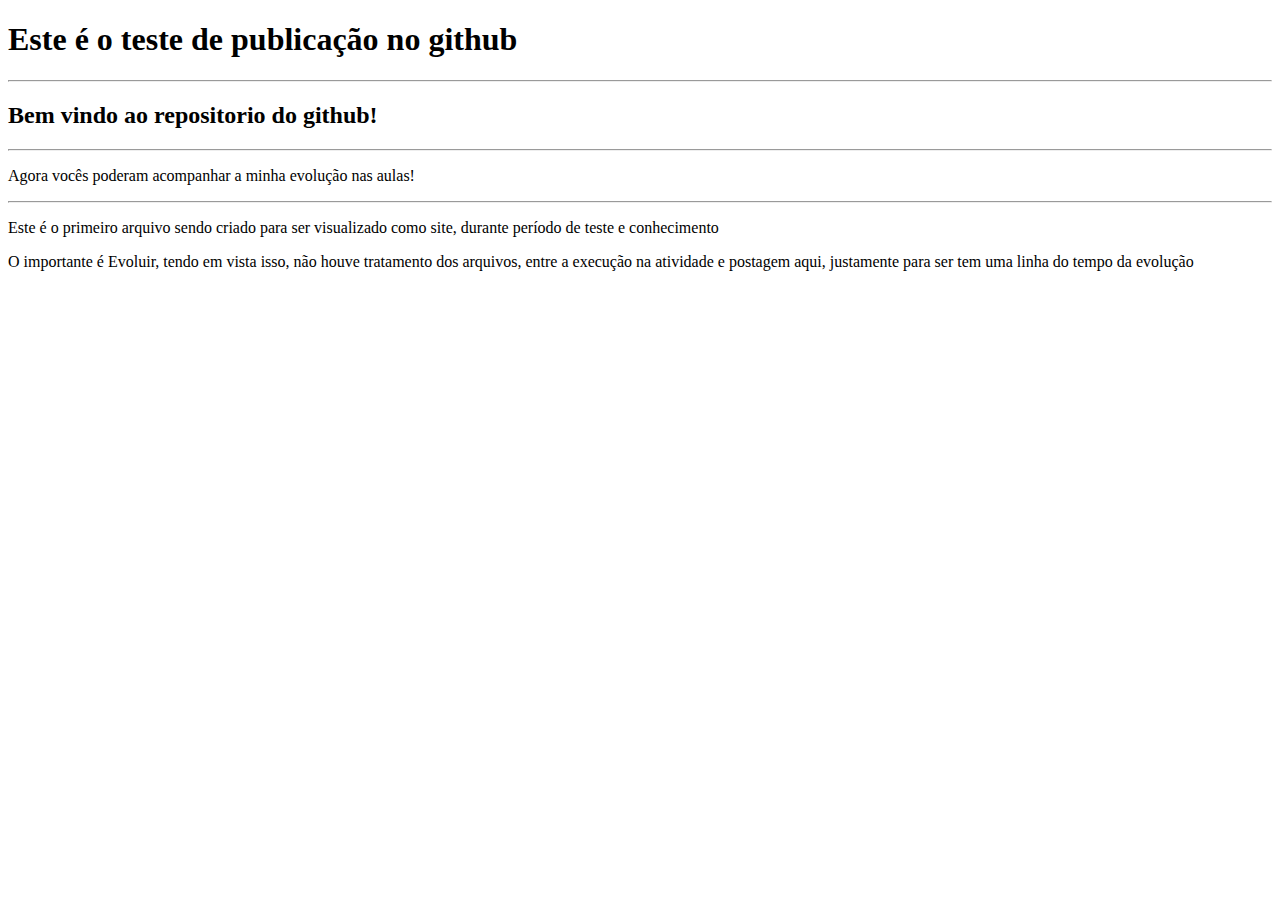
<file: index.html>
<!DOCTYPE html>
<html lang="pt-br">
<head>
    <meta charset="UTF-8">
    <meta http-equiv="X-UA-Compatible" content="IE=edge">
    <meta name="viewport" content="width=device-width, initial-scale=1.0">
    <title>Pagina de Exemplo</title>
</head>
<body>
    <h1>Este é o teste de publicação no github</h1>
<hr>
    <h2>Bem vindo ao repositorio do github!</h2>
    <hr>
    <p>Agora vocês poderam acompanhar a minha evolução nas aulas!</p>
    <hr>

    <p>Este é o primeiro arquivo sendo criado para ser visualizado como site, durante período de teste e conhecimento</p>
    
    <p> O importante é Evoluir, tendo em vista isso, não houve tratamento dos arquivos, entre a execução na atividade e postagem aqui, justamente para ser tem uma linha do tempo da evolução </P

</body>
</html>
</file>
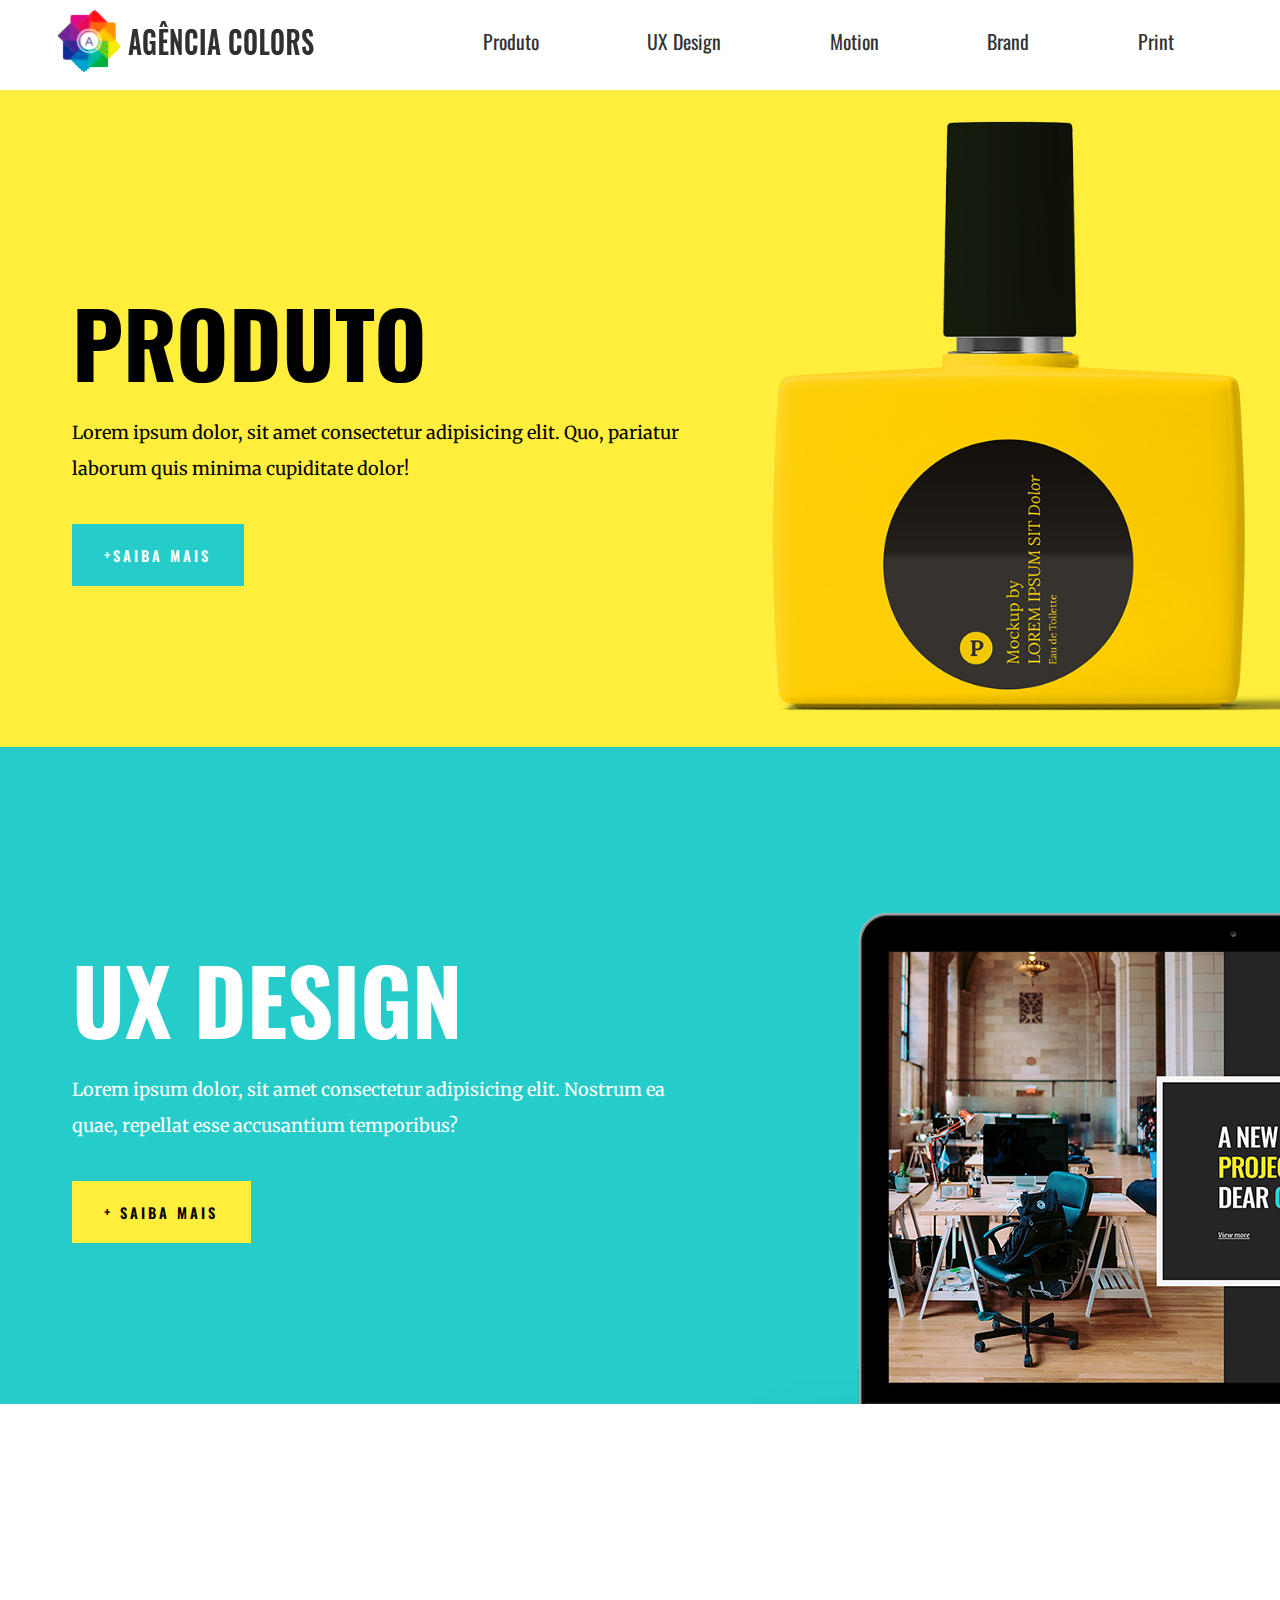
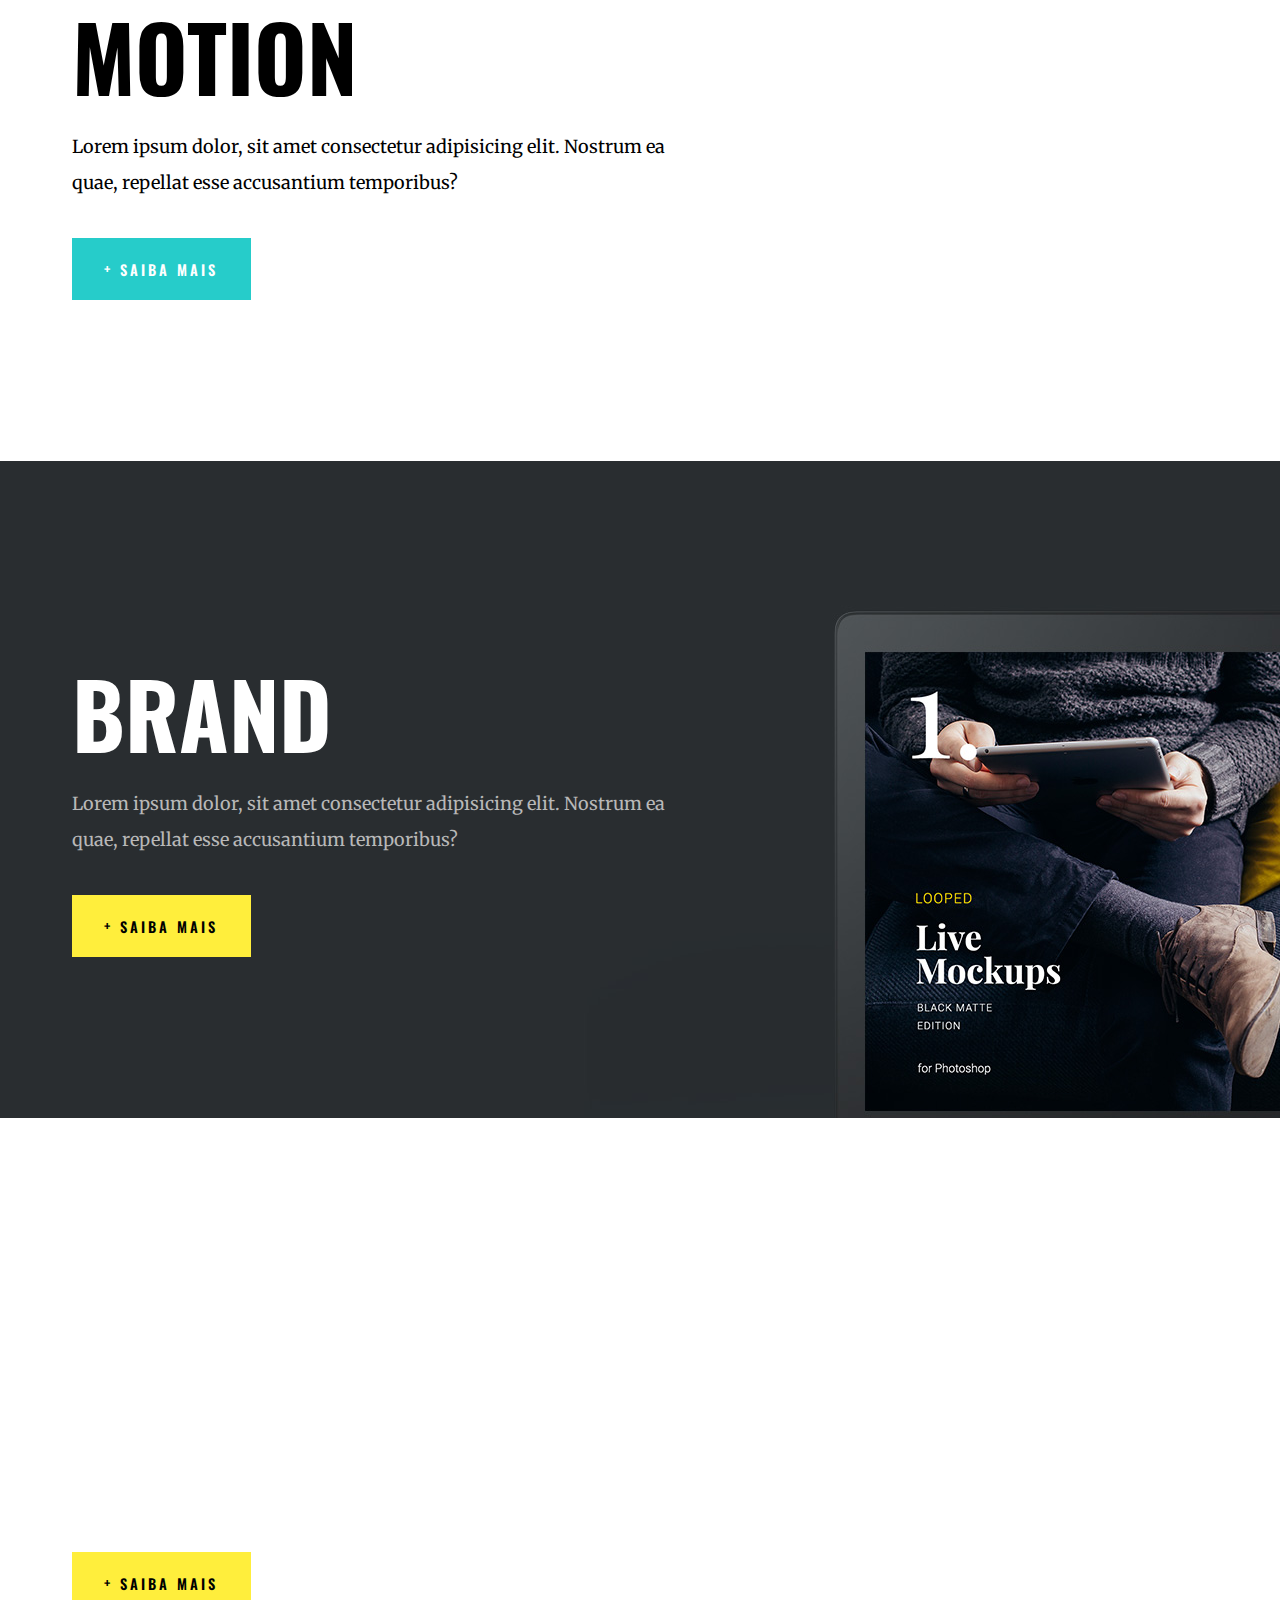
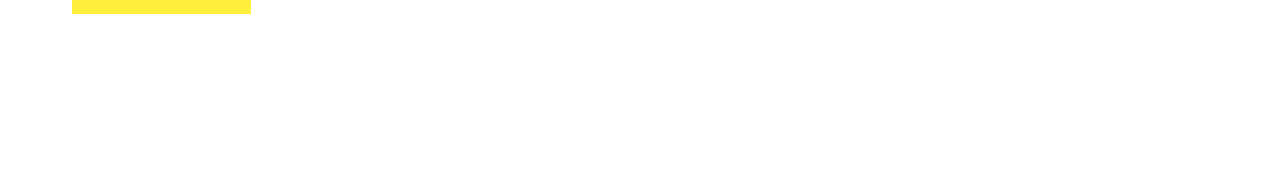
<file: colors/index.html>
<!DOCTYPE html>
<html lang="pt-br">
<head>
    <meta charset="UTF-8">
    <meta http-equiv="X-UA-Compatible" content="IE=edge">
    <meta name="viewport" content="width=device-width, initial-scale=1.0">
    <title>Agência Colors - A Web mais colorida</title>

    <meta name="descriotion" content="Criação de sites responsivos, brading, e ux design."> <!-- Obrigatório -->

    <meta name="keywords" content="site resposnsivo, ux design, branding, UI">

    <link rel="shortcut icon" href="imagens/favicon.png" type="image/x-icon">

    <link rel="stylesheet" href="estilo.css">

</head>
<body>
<!-- Início de Cabeçalho -->

</body>
    <header>
        <!-- DIV com o logo-->
        <div class="logo">
            <p>
                <a href="index.html" title="Agência Colors - página inicial">
                <img src="imagens/logo-colors-trans.png" alt="Agência Colors logo">

                </a>
            </p>
        </div>
<!--Menun de Navegação-->
        <nav>
            <ul>
                <li><a href="#produto" title="Produto"> Produto </a> </li>
                <li><a href="#ux" title="Ux Design"> UX Design </a> </li>
                <li><a href="#motion" title="motion"> Motion </a> </li>
                <li><a href="#brand" title="Brand"> Brand</a> </li>
                <li><a href="#print" title="Print"> Print</a> </li>

            </ul>
        </nav>
    </header>
<!-- Fim de Cabeçalho-->

    <main id="produto">
        <div class="conteudo">
            <h1>Produto</h1>
            <p>Lorem ipsum dolor, sit amet consectetur adipisicing elit. Quo, pariatur laborum quis minima cupiditate dolor!</p>
            <p><a href="#" class="cta verde-agua">Saiba mais</a></p>
        </div>
    </main>

    <section id="ux">
        <div class="conteudo">
            <h1>UX Design</h1>
            <p>Lorem ipsum dolor, sit amet consectetur adipisicing elit. Nostrum ea quae, repellat esse accusantium temporibus?</p>
            <p><a href="#" class="cta"> Saiba mais</a></p>
        </div>
    </section>
    
    <section id="motion">
        <div class="conteudo">
            <h1>Motion</h1>
            <p>Lorem ipsum dolor, sit amet consectetur adipisicing elit. Nostrum ea quae, repellat esse accusantium temporibus?</p>
            <p><a href="#" class="cta verde-agua"> Saiba mais</a></p>
        </div>
    </section>

    <section id="brand">
        <div class="conteudo">
            <h1>Brand</h1>
            <p class="texto-cinza">Lorem ipsum dolor, sit amet consectetur adipisicing elit. Nostrum ea quae, repellat esse accusantium temporibus?</p>
            <p><a href="#" class="cta"> Saiba mais</a></p>
        </div>
    </section>

    <section id="print">
        <div class="conteudo">
            <h1>Print</h1>
            <p>Lorem ipsum dolor, sit amet consectetur adipisicing elit. Nostrum ea quae, repellat esse accusantium temporibus?</p>
            <p><a href="#" class="cta"> Saiba mais</a></p>
        </div>
    </section>



    
</body>
</html>
</file>
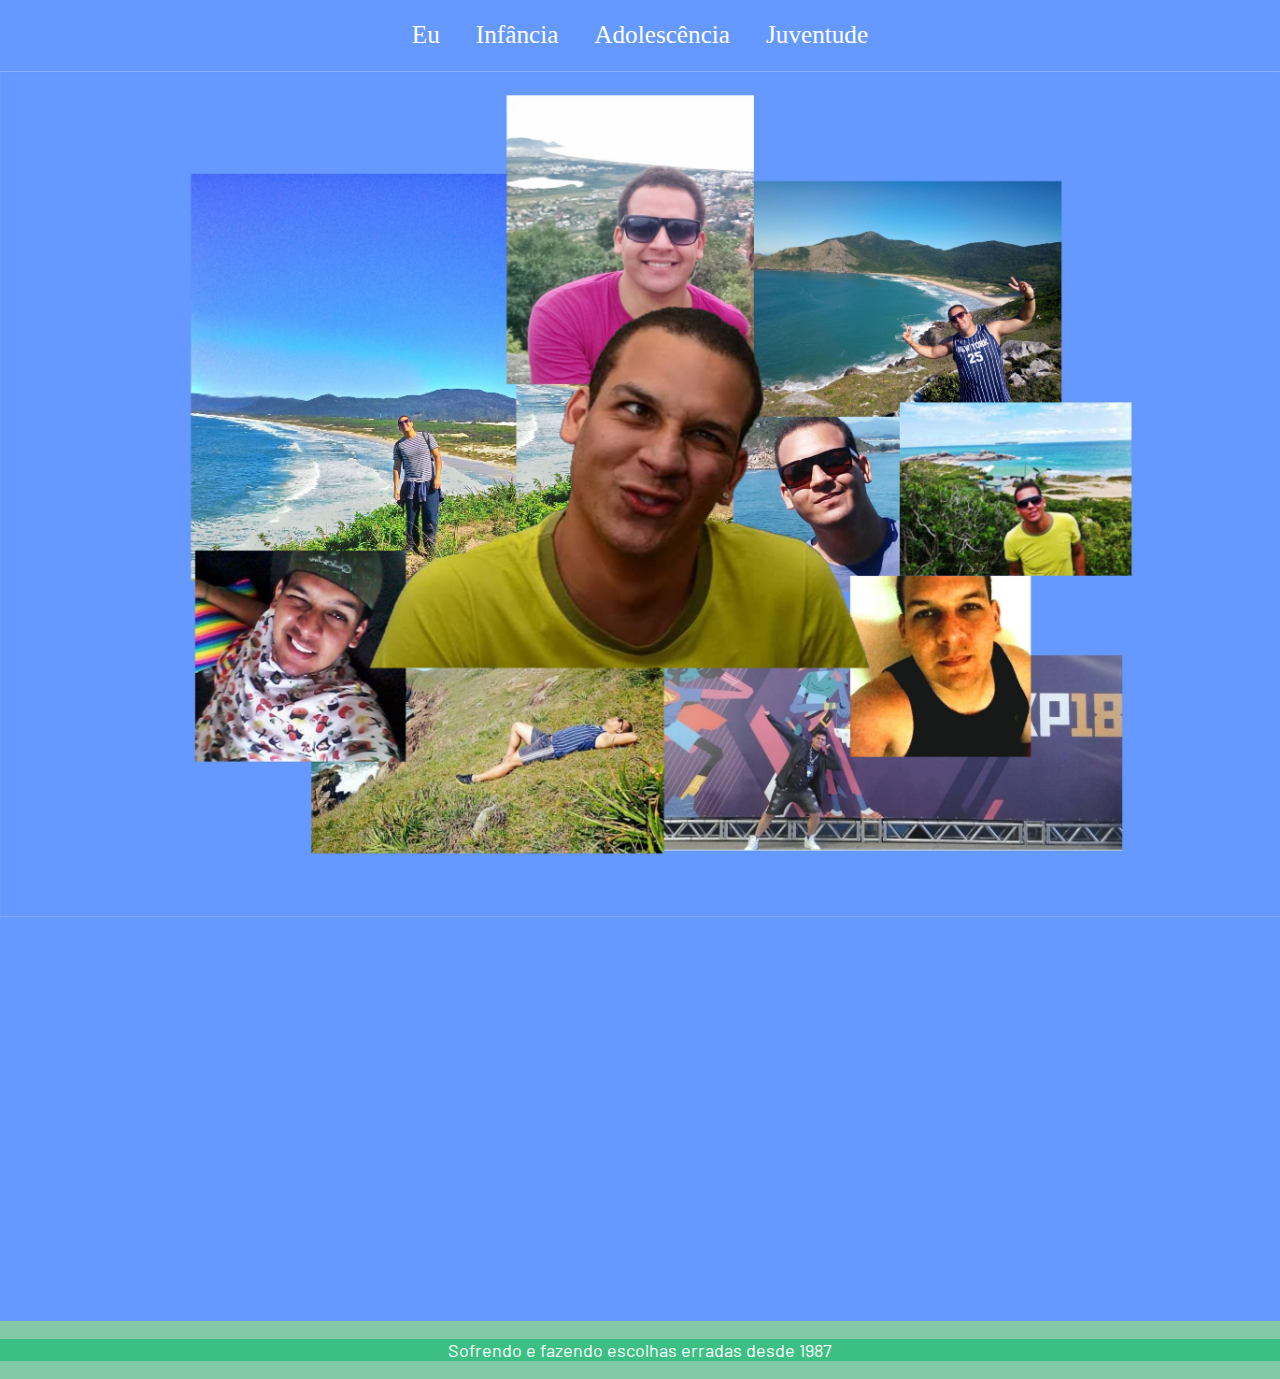
<file: meusite/index.html>
<!DOCTYPE html>
<html lang="pt-br">
<head>
    <meta charset="UTF-8">
    <meta http-equiv="X-UA-Compatible" content="IE=edge">
    <meta name="viewport" content="width=device-width, initial-scale=1.0">
    <title>Wesley - Uma historia de dor e sofrimento</title>

    <link rel="shortcut icon" href="Imagens/logo1.png" type="image/x-icon">


    <link rel="stylesheet" href="estilo.css">
</head>
<body>
    <header>
                    
      

        <nav>
            <!-- <img src="Imagens/logo1.png" alt="Wesley Logo"> -->
            <ul>
                <li><a href="index.html" title="Página incial">Eu</a></li>
                <li><a href="infancia.html" title="minha infancia">Infância</a></li>
                <li><a href="adolescencia.html" title="minha adolescencia">Adolescência</a></li>
                <li><a href="juventude.html" title="minha juventude">Juventude</a></li>
                <!--<li><a href="Idoso.html" title="fim da vida">Atualmente Idoso</a></li> -->
            </ul>
        </nav>
    </header>


    <section class="destaque">
        <img src="Imagens/destaque.jpg" alt="mosaico de fotos do dono do site">
    </section>

    <footer>
        <p>Sofrendo e fazendo escolhas erradas desde 1987</p>
    </footer>
    
 
</body>
</html>
</file>
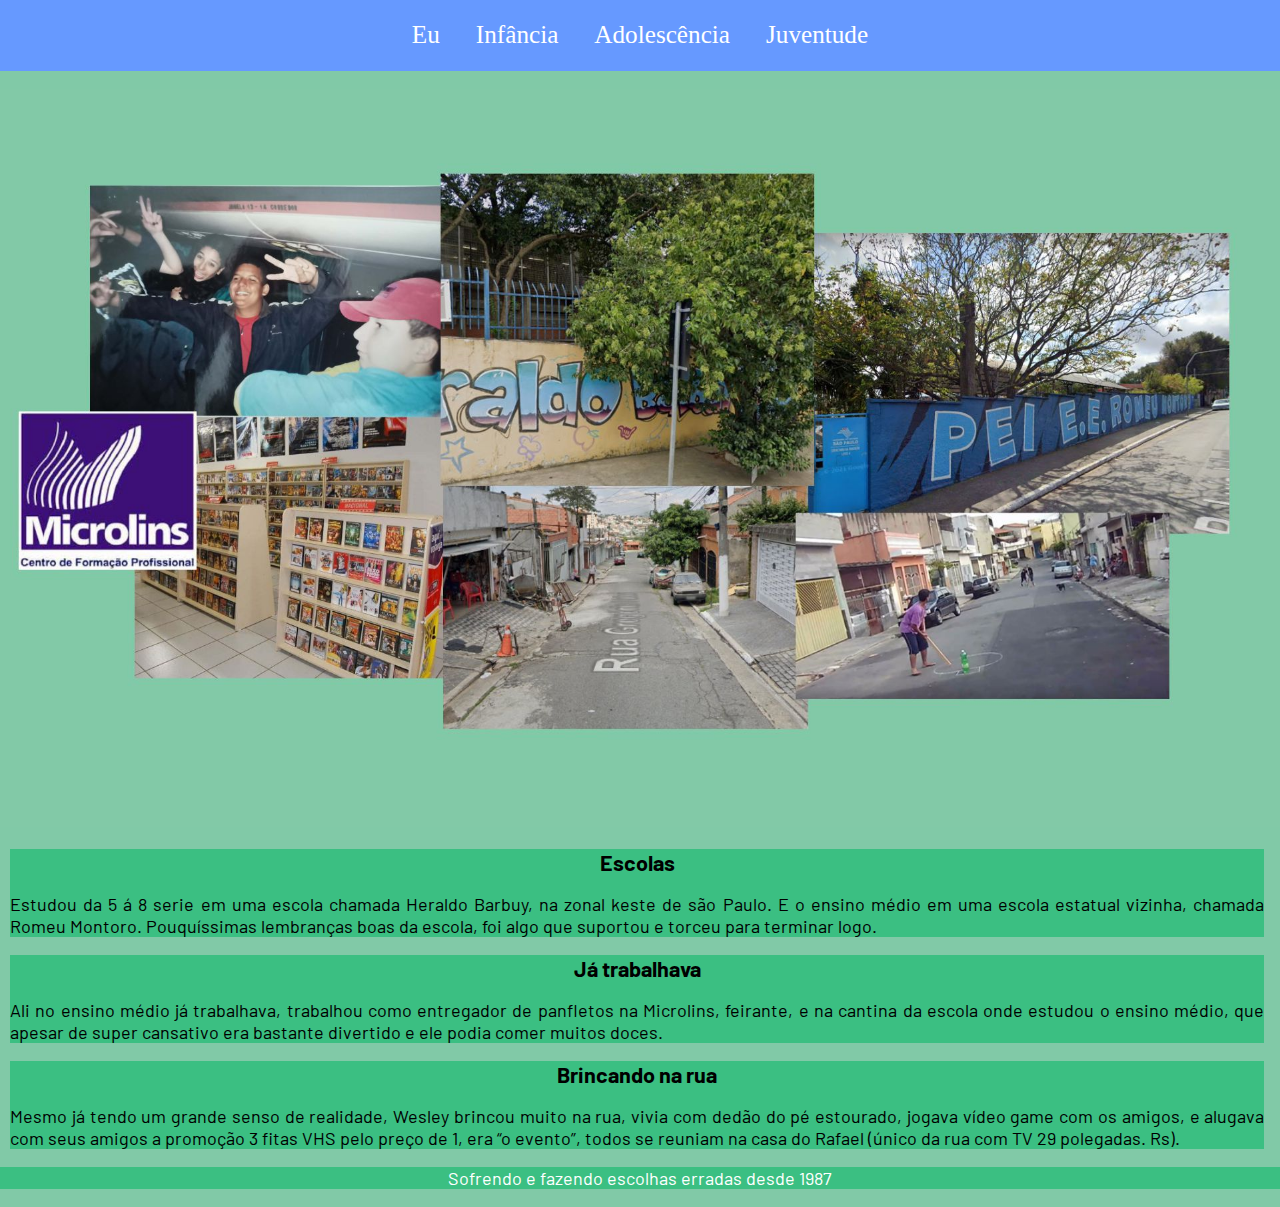
<file: meusite/adolescencia.html>
<!DOCTYPE html>
<html lang="pt-br">
<head>
    <meta charset="UTF-8">
    <meta http-equiv="X-UA-Compatible" content="IE=edge">
    <meta name="viewport" content="width=device-width, initial-scale=1.0">
    <title>Wesley - Uma historia de dor e sofrimento</title>

    <link rel="shortcut icon" href="Imagens/logo1.png" type="image/x-icon">


    <link rel="stylesheet" href="estilo.css">
</head>
<body>
    <header>
                    
      

        <nav>
            <!-- <img src="Imagens/logo1.png" alt="Wesley Logo"> -->
            <ul>
                <li><a href="index.html" title="Página incial">Eu</a></li>
                <li><a href="infancia.html" title="minha infancia">Infância</a></li>
                <li><a href="adolescencia.html" title="minha adolescencia">Adolescência</a></li>
                <li><a href="juventude.html" title="minha juventude">Juventude</a></li>
                <!--<li><a href="Idoso.html" title="fim da vida">Atualmente Idoso</a></li> -->
            </ul>
        </nav>
    </header>


    <main class="adolecente">
        <p><img src="Imagens/Adolescencia2.jpg" alt="Moisaco de fotos com imagem de uma rua, de escolas, crianças brincando de taco e locadora de vhs"></p>
    



        <div class="tar1">
            <h1>Escolas</h1>
            <p>Estudou da 5 á 8 serie em uma escola chamada Heraldo Barbuy, na zonal keste de são Paulo. E o ensino médio em uma escola estatual vizinha, chamada Romeu Montoro. Pouquíssimas lembranças boas da escola, foi algo que suportou e torceu para terminar logo.</p>
        </div>

        <div class="tar2">
            <h1>Já trabalhava</h1>
            <p>Ali no ensino médio já trabalhava, trabalhou como entregador de panfletos na Microlins, feirante, e na cantina da escola onde estudou o ensino médio, que apesar de super cansativo era bastante divertido e ele podia comer muitos doces.</p>
        </div>


        <div class="tar3">
            <h1>Brincando na rua</h1>
            <p>Mesmo já tendo um grande senso de realidade, Wesley brincou muito na rua, vivia com dedão do pé estourado, jogava vídeo game com os amigos, e alugava com seus amigos a promoção 3 fitas VHS pelo preço de 1, era “o evento”, todos se reuniam na casa do Rafael (único da rua com TV 29 polegadas. Rs).</p>
        </div>

    </main>

 <!--

    <section class="colunax">
        <Div>
            <p>Estudou da 5 á 8 serie em uma escola chamada Heraldo Barbuy, na zonal keste de são Paulo. E o ensino médio em uma escola estatual vizinha, chamada Romeu Montoro. Pouquíssimas lembranças boas da escola, foi algo que suportou e torceu para terminar logo.</p>
        </Div>
        
        <Div>
            <p>Ali no ensino médio já trabalhava, trabalhou como entregador de panfletos na Microlins, feirante, e na cantina da escola onde estudou o ensino médio, que apesar de super cansativo era bastante divertido e ele podia comer muitos doces.</p>
        </Div>
        <div>
            <p>Mesmo já tendo um grande senso de realidade, Wesley brincou muito na rua, vivia com dedão do pé estourado, jogava vídeo game com os amigos, e alugava com seus amigos a promoção 3 fitas VHS pelo preço de 1, era “o evento”, todos se reuniam na casa do Rafael (único da rua com TV 29 polegadas. Rs).</p>
        </div>
    
    </section>
</main>
-->
    <footer>
        <p>Sofrendo e fazendo escolhas erradas desde 1987</p>
    </footer>
    
 
</body>
</html>
</file>
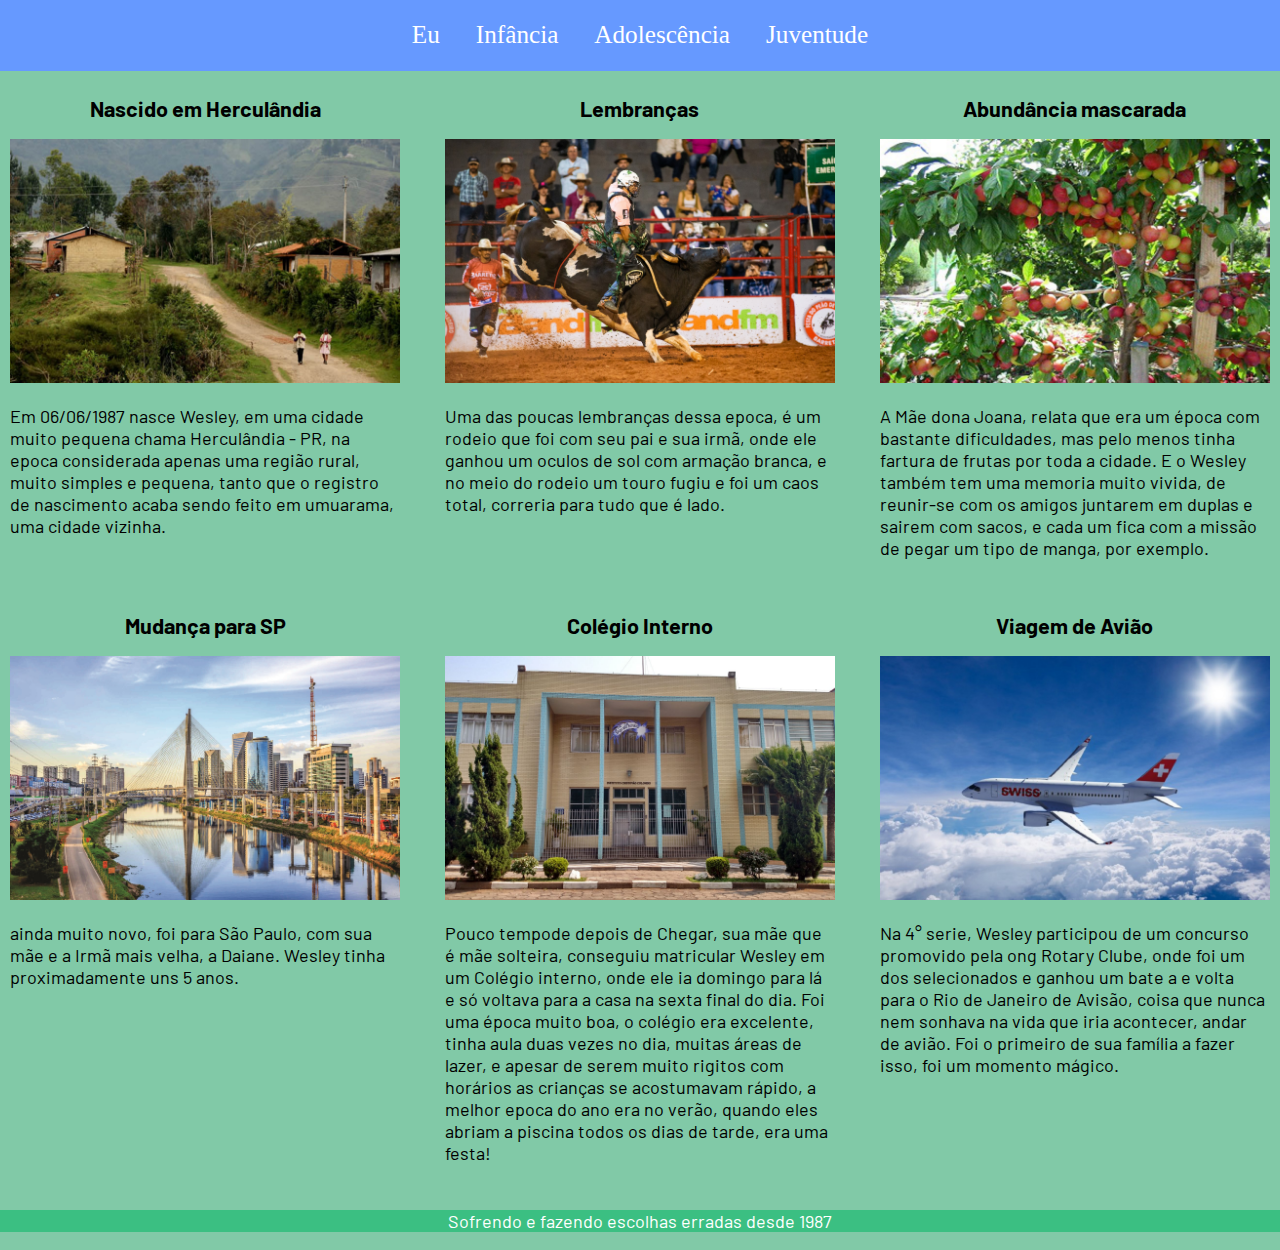
<file: meusite/infancia.html>
<!DOCTYPE html>
<html lang="pt-br">
<head>
    <meta charset="UTF-8">
    <meta http-equiv="X-UA-Compatible" content="IE=edge">
    <meta name="viewport" content="width=device-width, initial-scale=1.0">
    <title>Wesley - Uma historia de dor e sofrimento</title>

    <link rel="shortcut icon" href="Imagens/logo1.png" type="image/x-icon">


    <link rel="stylesheet" href="estilo.css">
</head>
<body>
    <header>
                    
      

        <nav>
            <!-- <img src="Imagens/logo1.png" alt="Wesley Logo"> -->
            <ul>
                <li><a href="index.html" title="Página incial">Eu</a></li>
                <li><a href="infancia.html" title="minha infancia">Infância</a></li>
                <li><a href="adolescencia.html" title="minha adolescencia">Adolescência</a></li>
                <li><a href="juventude.html" title="minha juventude">Juventude</a></li>
                <!--<li><a href="Idoso.html" title="fim da vida">Atualmente Idoso</a></li> -->
            </ul>
        </nav>
    </header>

    <main class="colunas">


        <div class="col1">
            <h1>Nascido em Herculândia</h1>
            <p><img src="Imagens/rural1.jpg" alt="Imagem de uma região rural"></p>
            <p>Em 06/06/1987 nasce Wesley, em uma cidade muito pequena chama Herculândia - PR, na epoca considerada apenas uma região rural, muito simples e pequena, tanto que o registro de nascimento acaba sendo feito em umuarama, uma cidade vizinha.</p>
        </div>

        <div class="col2">
            <h1>Lembranças</h1>
            <p><img src="Imagens/rodeio.jpg" alt="Imagem de um rodeio onde tem um homem montado em um touro"></p>
            <p>Uma das poucas lembranças dessa epoca, é um rodeio que foi com seu pai e sua irmã, onde ele ganhou um oculos de sol com armação branca, e no meio do rodeio um touro fugiu e foi um caos total, correria para tudo que é lado.</p>
        </div>


        <div class="col3">
            <h1>Abundância mascarada</h1>
            <p><img src="Imagens/frutas.jpg" alt="Imagem de uma avóre com mangas rosadas "></p>
            <p>A Mãe dona Joana, relata que era um época com bastante dificuldades, mas pelo menos tinha fartura de frutas por toda a cidade. E o Wesley também tem uma memoria muito vivida, de reunir-se com os amigos juntarem em duplas e sairem com sacos, e cada um fica com a missão de pegar um tipo de manga, por exemplo.</p>
        </div>
       
        <div class="col4">
            <h1>Mudança para SP </h1>
            <p><img src="Imagens/sao-paulo.jpg" alt="Imagem da cidade de São Paulo (rio tiete, ponte estaiada e predios) "></p>
            <p>ainda muito novo, foi para São Paulo, com sua mãe e a Irmã mais velha, a Daiane. Wesley tinha proximadamente uns 5 anos.</p>
        </div>
        
        <div class="col5">
            <h1>Colégio Interno </h1>
            <p><img src="Imagens/Instituto1.jpg" alt="Imagem da faixada do colégio Cristovão Colombo localizado no bairro Ipiranga "></p>
            <p>Pouco tempode depois de Chegar, sua mãe que é mãe solteira, conseguiu matricular Wesley em um Colégio interno, onde ele ia domingo para lá e só voltava para a casa na sexta final do dia. Foi uma época muito boa, o colégio era excelente, tinha aula duas vezes no dia, muitas áreas de lazer, e apesar de serem muito rigitos com horários as crianças se acostumavam rápido, a melhor epoca do ano era no verão, quando eles abriam a piscina todos os dias de tarde, era uma festa!</p>      
        </div>

        <div class="col6">
            <h1>Viagem de Avião</h1>
            <p><img src="Imagens/aviao.jpeg" alt="Imagem de um avisão em vôo"></p>
            <p> Na 4° serie, Wesley participou de um concurso promovido pela ong Rotary Clube, onde foi um dos selecionados e ganhou um bate a e volta para o Rio de Janeiro de Avisão, coisa que nunca nem sonhava na vida que iria acontecer, andar de avião. Foi o primeiro de sua família a fazer isso, foi um momento mágico. </p>     
        </div>


    </main>

<!-- <iframe src="https://www.facebook.com/plugins/video.php?height=314&href=https%3A%2F%2Fwww.facebook.com%2FInstitutoCristovaoColombo%2Fvideos%2F233624977862971%2F&show_text=false&width=560&t=0" width="560" height="314" style="border:none;overflow:hidden" scrolling="no" frameborder="0" allowfullscreen="true" allow="autoplay; clipboard-write; encrypted-media; picture-in-picture; web-share" allowFullScreen="true"></iframe>-->




    <footer>
        <p>Sofrendo e fazendo escolhas erradas desde 1987</p>
    </footer>
    
 
</body>
</html>
</file>
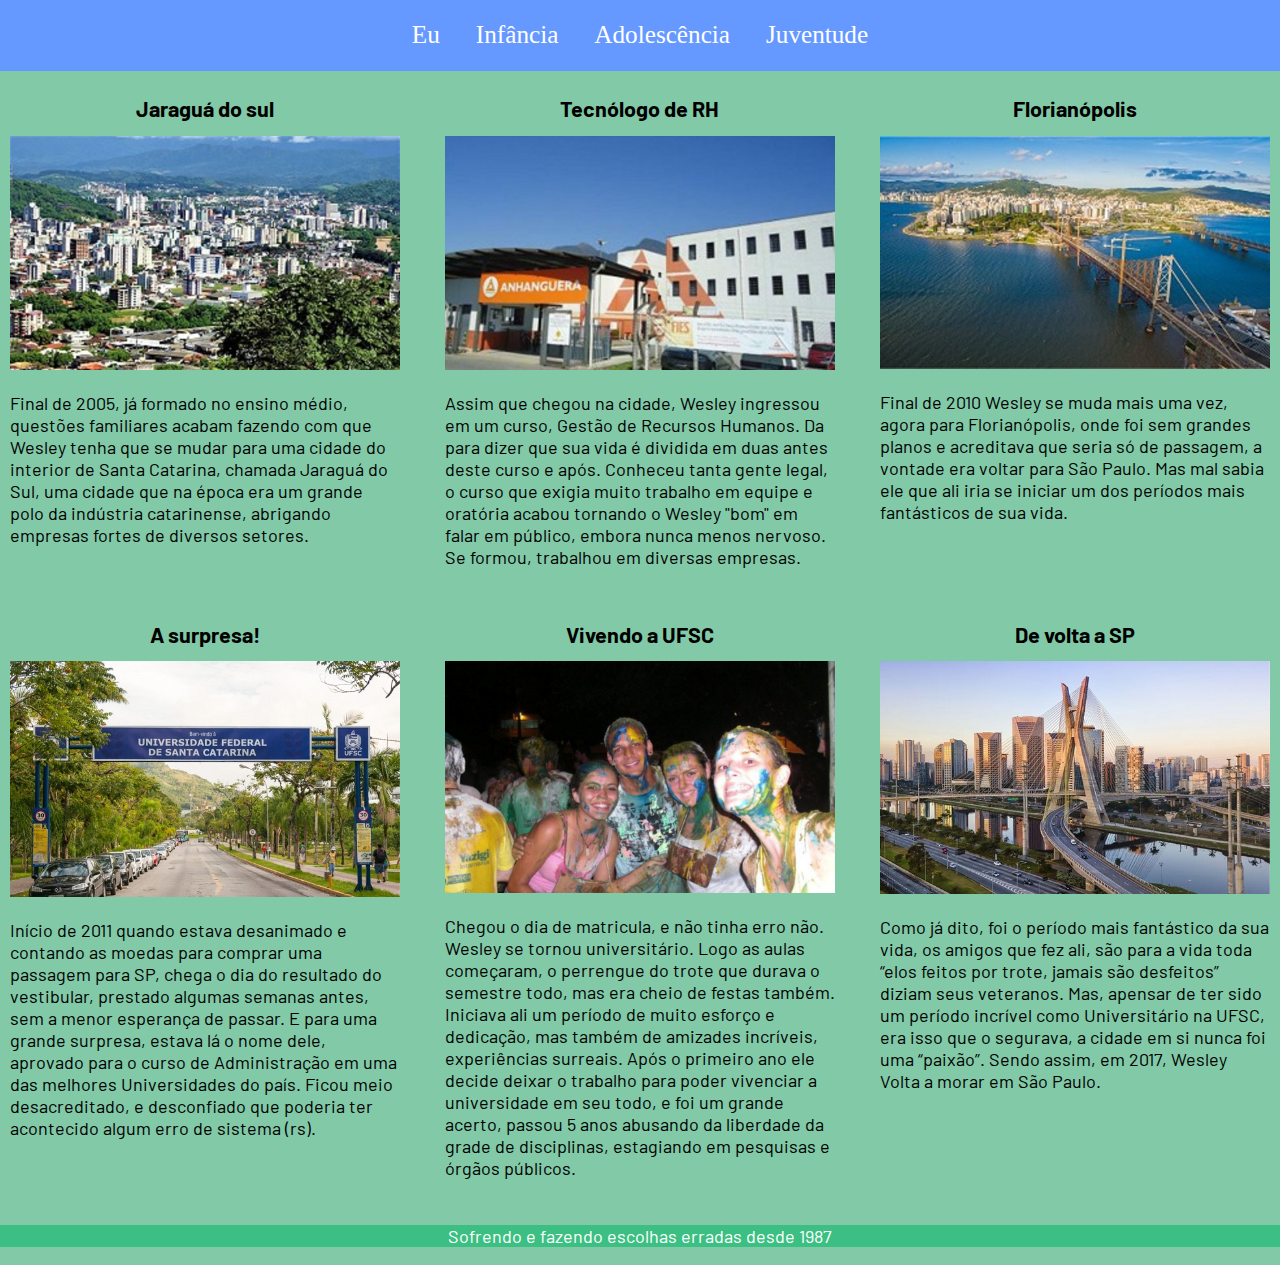
<file: meusite/juventude.html>
<!DOCTYPE html>
<html lang="pt-br">
<head>
    <meta charset="UTF-8">
    <meta http-equiv="X-UA-Compatible" content="IE=edge">
    <meta name="viewport" content="width=device-width, initial-scale=1.0">
    <title>Wesley - Uma historia de dor e sofrimento</title>

    <link rel="shortcut icon" href="Imagens/logo1.png" type="image/x-icon">


    <link rel="stylesheet" href="estilo.css">
</head>
<body>
    <header>
                    
      

        <nav>
            <!-- <img src="Imagens/logo1.png" alt="Wesley Logo"> -->
            <ul>
                <li><a href="index.html" title="Página incial">Eu</a></li>
                <li><a href="infancia.html" title="minha infancia">Infância</a></li>
                <li><a href="adolescencia.html" title="minha adolescencia">Adolescência</a></li>
                <li><a href="juventude.html" title="minha juventude">Juventude</a></li>
                <!--<li><a href="Idoso.html" title="fim da vida">Atualmente Idoso</a></li> -->
            </ul>
        </nav>
    </header>

    <main class="colunas">


        <div class="col7">
            
            <h1>Jaraguá do sul</h1>          
            <a href="Imagens/jaragua.jpg" title="imagem panoramica do alto da cidade de jaraguá do sul - SC ampliada"><img src="Imagens/jaragua-mini.jpg" alt="imagem panoramica do alto da cidade de jaraguá do sul - SC "></a>
            <p>Final de 2005, já formado no ensino médio, questões familiares acabam fazendo com que Wesley tenha que se mudar para uma cidade do interior de Santa Catarina, chamada Jaraguá do Sul, uma cidade que na época era um grande polo da indústria catarinense, abrigando empresas fortes de diversos setores. </p>
        </div>

        <div class="col8">
            <h1>Tecnólogo de RH</h1>          
            <a href="Imagens/fatej.jpg" title="imagem faixada da faculdade anhanguera de jaraguá do sul ampliada"><img src="Imagens/fatej-mini.jpg" alt="imagem faixada da faculdade anhanguera de jaraguá do sul"></a>
            <p>Assim que chegou na cidade, Wesley ingressou em um curso, Gestão de Recursos Humanos. Da para dizer que sua vida é dividida em duas antes deste curso e após. Conheceu tanta gente legal, o curso que exigia muito trabalho em equipe e oratória acabou tornando o Wesley "bom" em falar em público, embora nunca menos nervoso. Se formou, trabalhou em diversas empresas.</p>
        </div>


        <div class="col9">
            <h1>Florianópolis</h1>          
            <a href="Imagens/floripa.jpg" title="Visão panoramixa do alto da cidade de Florianópolis, a ponte herciolio luz a esquerda, mas e muitos edificios em um dia ensolarado ampliada"><img src="Imagens/floripa-mini.jpg" alt="Visão panoramica do alto da cidade de Florianópolis, a ponte herciolio luz a esquerda, mas e muitos edificios em um dia ensolarado"></a>
            <p>Final de 2010 Wesley se muda mais uma vez, agora para Florianópolis, onde foi sem grandes planos e acreditava que seria só de passagem, a vontade era voltar para São Paulo. Mas mal sabia ele que ali iria se iniciar um dos períodos mais fantásticos de sua vida.</p>
        </div>
       
        <div class="col10">
            <h1>A surpresa!</h1>          
            <a href="Imagens/UFSC.jpg" title="Visão panoramica do alto do complexo Universitário da Universidade Federal de Santa Catarina"><img src="Imagens/UFSC-mini.jpg" alt="Imagem de uma das entradas da Universidade Federal de Santa Catarina"></a>
            <p>Início de 2011 quando estava desanimado e contando as moedas para comprar uma passagem para SP, chega o dia do resultado do vestibular, prestado algumas semanas antes, sem a menor esperança de passar. E para uma grande surpresa, estava lá o nome dele, aprovado para o curso de Administração em uma das melhores Universidades do país. Ficou meio desacreditado, e desconfiado que poderia ter acontecido algum erro de sistema (rs).</p>
        </div>
        
        <div class="col11">
            <h1>Vivendo a UFSC</h1>          
            <a href="Imagens/ufsc-mosaico.jpg" title="wesley com algumas amigas todo sujo devido ao trote de calouro "><img src="Imagens/trote.jpg" alt="moisado de fotos tiradas pelo wesley da universidade, imagens de lugares como entrada do cse, interior do predio de aulas, etc"></a>
            <p>Chegou o dia de matricula, e não tinha erro não. Wesley se tornou universitário. Logo as aulas começaram, o perrengue do trote que durava o semestre todo, mas era cheio de festas também. Iniciava ali um período de muito esforço e dedicação, mas também de amizades incríveis, experiências surreais. Após o primeiro ano ele decide deixar o trabalho para poder vivenciar a universidade em seu todo, e foi um grande acerto, passou 5 anos abusando da liberdade da grade de disciplinas, estagiando em pesquisas e órgãos públicos.</p>      
        </div>

        <div class="col12">
            <h1>De volta a SP</h1>          
            <a href="Imagens/saopaulo.jpg" title="Imagem da ponte estaiada e marginal tiete ampliado"><img src="Imagens/saopaulomini.jpg" alt="Imagem da ponte estaiada e marginal tiete"></a>
            <p> Como já dito, foi o período mais fantástico da sua vida, os amigos que fez ali, são para a vida toda “elos feitos por trote, jamais são desfeitos” diziam seus veteranos. Mas, apensar de ter sido um período incrível como Universitário na UFSC, era isso que o segurava, a cidade em si nunca foi uma “paixão”. Sendo assim, em 2017, Wesley Volta a morar em São Paulo.</p>     
        </div>


    </main>
    


    <footer>
        <p>Sofrendo e fazendo escolhas erradas desde 1987</p>
    </footer>
    
 
</body>
</html>
</file>
<file: colors/estilo.css>
@import url('https://fonts.googleapis.com/css2?family=Merriweather:wght@300;400&family=Oswald:wght@600;700&display=swap');


*, *::after, *::before{
    box-sizing: border-box;
}

html{
    font-size: 18px;   /* !important pode ser usado para fazer uma regr prevalecer, ainda que seja menos específica*/
    
    /* --fontbase:18px; você declara uma variavel no css 
    font-size: var(--fontbase) recuperação da varivel*/
    scroll-behavior: smooth;
    scroll-padding-top: 130px;
}

body{
    margin: 0;
    padding: 0;
    font-family: 'Merriweather', serif;
    
}

img, iframe, video {
    max-width: 100%;
    
}
h1{
    font-family: 'Oswald', sans-serif;
    font-size: 3rem;
}
header{
    background-color: #fff;
    text-align: center;
    position: sticky;
    top:0;
    padding-bottom: 0.5rem;

}
nav ul{
    list-style: none;
    margin: 0;
    padding: 0;
    display: flex;
    justify-content: space-around;

}
nav a{
    text-decoration: none;
    color: #333;
    font-family: 'Oswald', sans-serif;
    font-weight: normal;
    padding: .5rem .6rem;
    transition: all 0.8s;
}
nav a:hover{
    color: rgb(255, 238, 60);
    background-color: black;
    
}

main, section{
    height: 73vh;
    display: flex;
    align-items: center;
    margin: 0;
}
 .conteudo{
    width: 90%;
    margin: auto;
    max-width: 800px;
}

.conteudo h1{
    text-transform: uppercase;
    font-family: 'Oswald', sans-serif;
    font-size: 3rem;
    margin-bottom: 1rem;
}
.conteudo p {
    line-height: 2rem;
    line
}


#produto {
    background-image: url(imagens/h13-background-img-1.jpg);
    background-size: cover;
    background-position-x: center;
}

.cta {
    text-decoration: none;
    background-color: rgb(255, 238, 60);
    font-family: 'Oswald', sans-serif;
    font-weight: 600;
    padding: 1.15rem 1.8rem;
    transition: all 0.8s;
    color: black;
    font-size: .8rem;
    line-height: 5.5rem;
    letter-spacing: 3px;  /* controla o espaço entre as letras/caracteres */
    text-transform: uppercase;
}

.verde-agua {
    background-color: #26ccca;
    color: #fff;
}
.cta::before{
    content: "+";
    margin-right: 0.8rm;
}

#ux{
    color: #fff;
    background-image: url(imagens/h13-background-img-2.jpg);
   
}
#motion {
    background-image: url(imagens/h13-background-img-3.jpg);
    background-size: cover;
    background-position-x: center;

}
#brand{
    background-image: url(imagens/h13-background-img-4.jpg);
    color: #fff;
    
}
.texto-cinza{
    color: #b8b8b8;
}
#print{
    color: #fff;
    background-size: cover;
    background-image: url(imagens/h13-background-img-5.jpg);
    background-position-x: center;

}

/*para telas acima de 700px */

@media screen and (min-width:700px) {

    header{
        display: flex;
        height: 10vh;
        justify-content: space-around;
        align-items: center

    }

    #logo{
        width: 20%;
    }

    header nav{
        width: 70%;
        max-width: 800px;

    }

    #produto, #motion, #print {
        background-attachment: fixed;
    }

    .conteudo{
        width: 50%;
        max-width: 800px;
        margin: 0;
        margin-left: 4rem;
    }
    .conteudo h1{
        font-size: 5rem;
        margin-bottom: -0.6rem;
    }
    nav a{
        font-size: 1.1rem;
        padding: 0.7rem 1.0rem;
    }
}
</file>
<file: meusite/estilo.css>
@import url('https://fonts.googleapis.com/css2?family=Barlow:wght@300&family=Ubuntu:wght@400;700&display=swap');
/* 
font-family: 'Barlow', sans-serif;
font-family: 'Ubuntu', sans-serif;
 */


html{
    font-size: 18px; 
 }
body {
    margin: 0;
    box-sizing: border-box;
    font-family: 'Barlow', sans-serif;
    background: #81c9a7;
}

h1{
    text-align: center;
    font-family: 'Ubuntu' 700, sans-serif;
    font-size: 1.2rem;


}

img {
    max-width: 100%;
}


nav {
    background-color: #6699FF;
    line-height: 70px;
    display: flex;
    justify-content: space-around;
}

nav ul {
    margin: 0;
    padding: 0;
    list-style: none;

    display: flex;
    justify-content: space-around;
}


nav a {
    color: #fff;
    text-decoration: none;
    text-transform: capitalize;  /* transforma o texto em maiúsculas, minúsculas ou apenas a primeira letra maiúscula */
    padding: 1rem 1rem;
    transition: all 0.8s;
    font-size: 1.4rem;
    font-family:'Ubuntu700';
    border-radius: 20px;
    font-weight: normal;
}

nav a:hover, nav a:active {
    color: #6699FF;
    text-shadow: rgb(121, 236, 156) 30px 10px 20px; /* sombra no texto - valores na ordem: cor, desloc. horizontal, desloc. vertical, suavização da sombra */
    background-color: #81c9a7;
}

.destaque{
    height: 700px;
    background-color: #6699FF ;
}

footer {
    color: #fff;
    background-color: #3bbF82;
    text-align: center;

}

.colunas {
    display: flex;
    flex-wrap: wrap; /* determina quebra de conteúdo flexbox */
    justify-content: space-between;
    background-color: #81c9a7 ;

}
.col1, .col2, .col3, .col4, .col5, .col6, .col7, .col8, .col9, .col10, .col11, .col12 {
    width: 100%;
    margin: 10px;
  
}



/* .form label {
    font-weight: bold;
    border-bottom: 1px solid #300040;
    margin-bottom: 20px;
    width: 20%;
    display: block; /*Transforma o conteúdo em um bloco*/
 /*   display: inline-block; 
} /*Caso a porcentagem não funcione, se dá por motivo de display inline block*/




/*  pagina infancia    */


.tar1, .tar2, .tar3{
    background-color: #3bbF82;
    width: 98%;
    justify-content: space-between;
    flex-wrap: wrap;
    margin: 10px;
    text-align: justify;
    
    
    
}



@media screen and (min-width: 760px) {

    
    .colunas {
        display: flex;
        flex-wrap: wrap; /* determina quebra de conteúdo flexbox */
        justify-content: space-between;
        background-color: #81c9a7 ;
    }
        .col1, .col2, .col3, .col4, .col5, .col6, .col7, .col8, .col9, .col10, .col11, .col12 {

            width: 30.5%;
            margin: 10px;
        }

        .destaque{ 
        height: 1250px;
        }
    }
</file>
